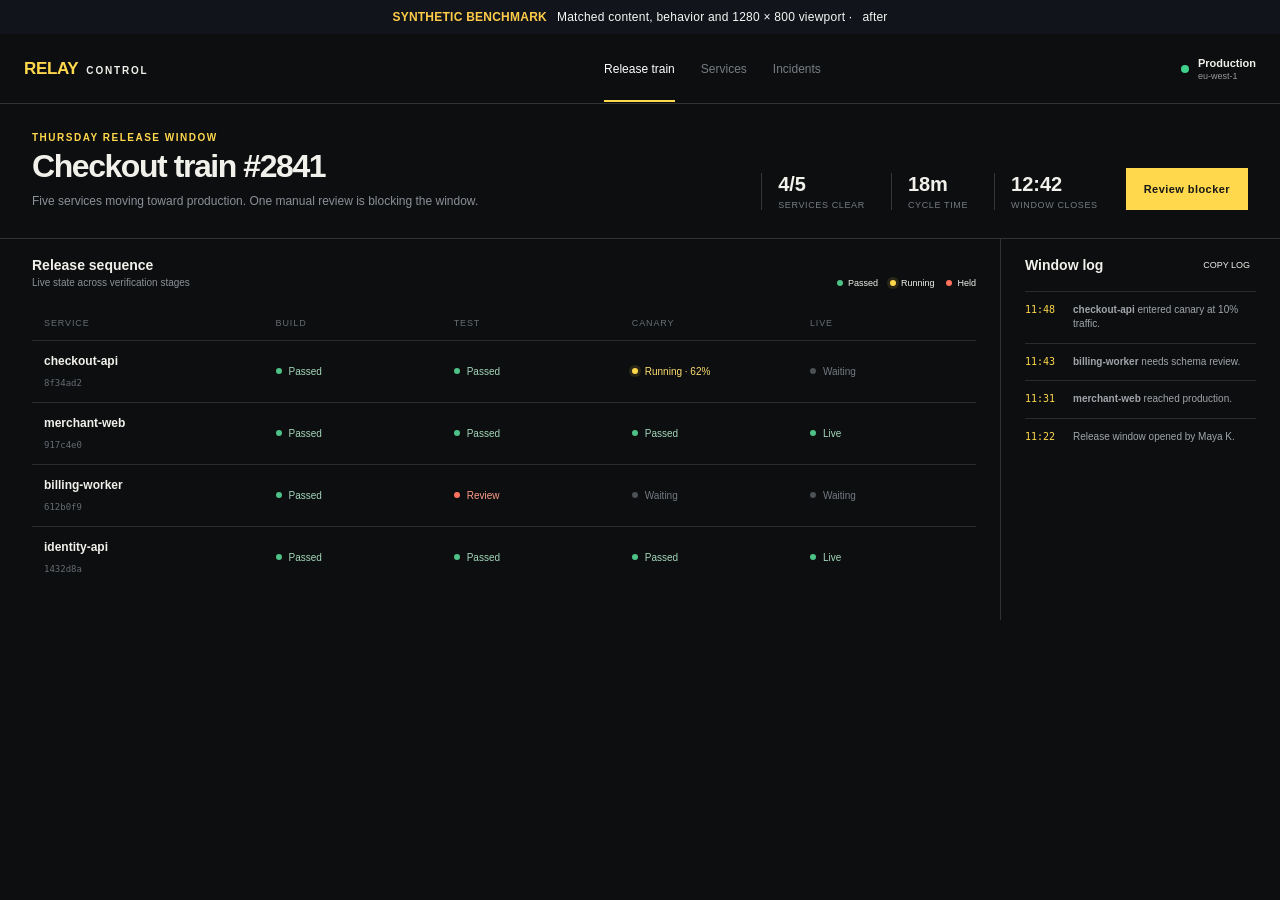
<file: examples/dashboard/index.html>
<!doctype html>
<html lang="en" data-variant="after">
<head>
  <meta charset="utf-8">
  <meta name="viewport" content="width=device-width,initial-scale=1">
  <title>Release Control — Functional → Refined benchmark</title>
  <script>document.documentElement.dataset.variant=new URLSearchParams(location.search).get('variant')==='before'?'before':'after'</script>
  <link rel="stylesheet" href="../assets/demo.css">
</head>
<body class="benchmark benchmark--ops">
  <div class="benchmark-note"><strong>Synthetic benchmark</strong> Matched content, behavior and 1280 × 800 viewport · <span data-variant-label>after</span></div>
  <div class="ops-shell">
    <header class="ops-header">
      <a class="ops-brand" href="#" aria-label="Relay home"><span class="ops-wordmark">RELAY</span><span>CONTROL</span></a>
      <nav class="ops-nav" aria-label="Primary"><a class="active" href="#">Release train</a><a href="#">Services</a><a href="#">Incidents</a></nav>
      <div class="ops-environment"><span class="signal" aria-hidden="true"></span><span><b>Production</b><small>eu-west-1</small></span></div>
    </header>
    <main class="ops-main">
      <section class="ops-summary">
        <div><span class="eyebrow">Thursday release window</span><h1>Checkout train #2841</h1><p>Five services moving toward production. One manual review is blocking the window.</p></div>
        <div class="ops-kpis" aria-label="Release summary"><div><strong>4/5</strong><span>services clear</span></div><div><strong>18m</strong><span>cycle time</span></div><div><strong>12:42</strong><span>window closes</span></div></div>
        <button class="ops-primary" data-action data-message="Deployment approval opened">Review blocker</button>
      </section>
      <section class="ops-board" aria-label="Release progress">
        <div class="ops-board-head"><div><h2>Release sequence</h2><p>Live state across verification stages</p></div><div class="ops-legend"><span><i class="stage-dot done"></i>Passed</span><span><i class="stage-dot active"></i>Running</span><span><i class="stage-dot hold"></i>Held</span></div></div>
        <div class="release-grid" role="table" aria-label="Service release stages">
          <div class="release-row release-row--head" role="row"><span>Service</span><span>Build</span><span>Test</span><span>Canary</span><span>Live</span></div>
          <div class="release-row" role="row"><span class="service"><b>checkout-api</b><small>8f34ad2</small></span><span class="stage done">Passed</span><span class="stage done">Passed</span><span class="stage active">Running · 62%</span><span class="stage idle">Waiting</span></div>
          <div class="release-row" role="row"><span class="service"><b>merchant-web</b><small>917c4e0</small></span><span class="stage done">Passed</span><span class="stage done">Passed</span><span class="stage done">Passed</span><span class="stage done">Live</span></div>
          <div class="release-row" role="row"><span class="service"><b>billing-worker</b><small>612b0f9</small></span><span class="stage done">Passed</span><span class="stage hold">Review</span><span class="stage idle">Waiting</span><span class="stage idle">Waiting</span></div>
          <div class="release-row" role="row"><span class="service"><b>identity-api</b><small>1432d8a</small></span><span class="stage done">Passed</span><span class="stage done">Passed</span><span class="stage done">Passed</span><span class="stage done">Live</span></div>
        </div>
      </section>
      <aside class="ops-feed" aria-label="Release log"><div class="ops-feed-head"><h2>Window log</h2><button data-action data-message="Log copied">Copy log</button></div><ol><li><time>11:48</time><span><b>checkout-api</b> entered canary at 10% traffic.</span></li><li><time>11:43</time><span><b>billing-worker</b> needs schema review.</span></li><li><time>11:31</time><span><b>merchant-web</b> reached production.</span></li><li><time>11:22</time><span>Release window opened by Maya K.</span></li></ol></aside>
    </main>
  </div>
  <div class="toast" role="status" aria-live="polite"></div><script src="../assets/demo.js"></script>
</body></html>
</file>
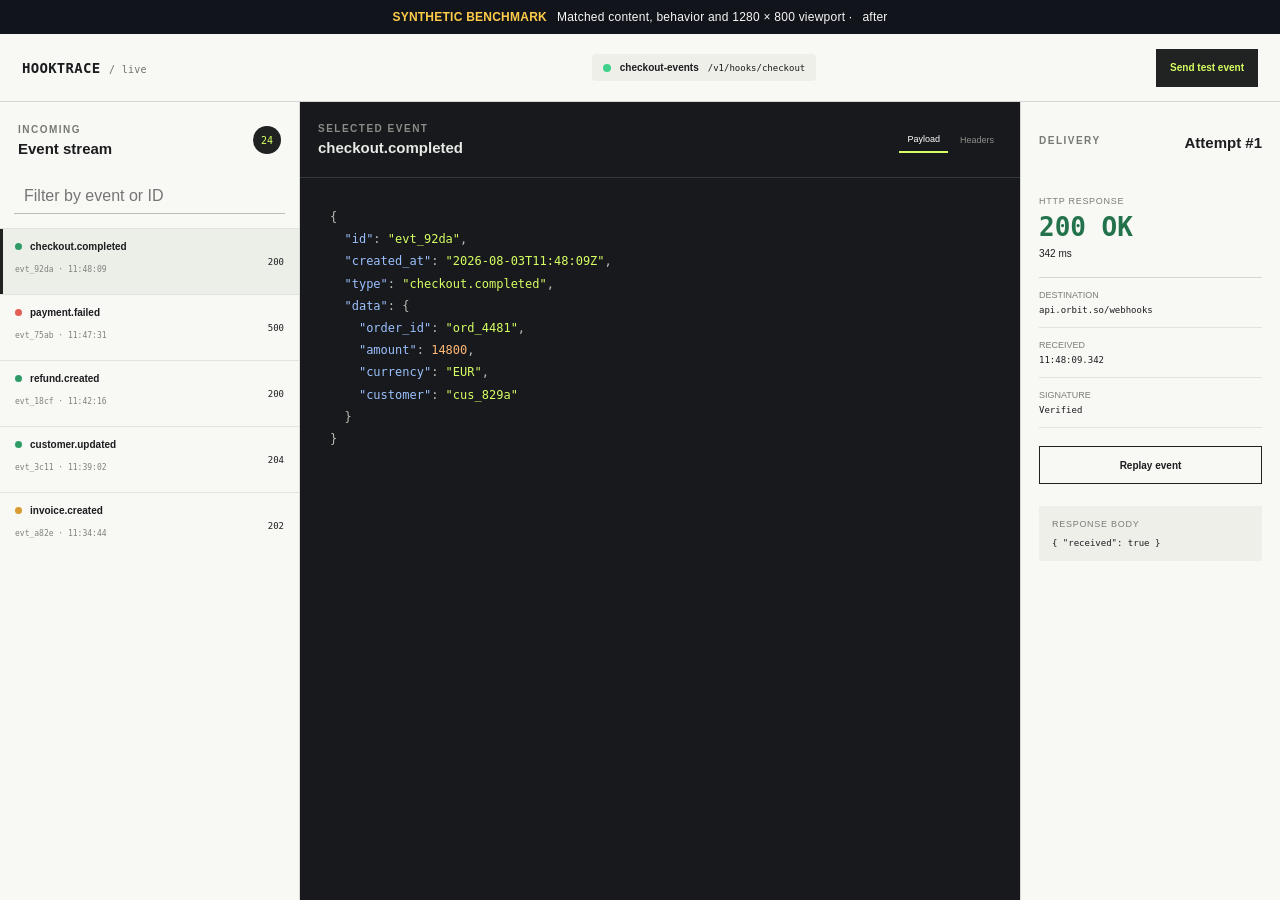
<file: examples/data-table/index.html>
<!doctype html>
<html lang="en" data-variant="after">
<head><meta charset="utf-8"><meta name="viewport" content="width=device-width,initial-scale=1"><title>Webhook Inspector — Functional → Refined benchmark</title><script>document.documentElement.dataset.variant=new URLSearchParams(location.search).get('variant')==='before'?'before':'after'</script><link rel="stylesheet" href="../assets/demo.css"></head>
<body class="benchmark benchmark--trace">
  <div class="benchmark-note"><strong>Synthetic benchmark</strong> Matched content, behavior and 1280 × 800 viewport · <span data-variant-label>after</span></div>
  <div class="trace-shell">
    <header class="trace-header"><a class="trace-brand" href="#">HOOKTRACE <span>/ live</span></a><div class="endpoint"><span class="signal"></span><b>checkout-events</b><code>/v1/hooks/checkout</code></div><button class="trace-primary" data-action data-message="Test event sent">Send test event</button></header>
    <main class="trace-workspace">
      <section class="event-stream" aria-label="Event stream"><header><div><span class="eyebrow">Incoming</span><h1>Event stream</h1></div><span class="stream-count">24</span></header><div class="trace-search"><input type="search" data-list-search placeholder="Filter by event or ID" aria-label="Filter events"></div><div class="event-list" role="list">
        <button class="event active" data-search-item data-tab><span><i class="event-status ok"></i><b>checkout.completed</b></span><small>evt_92da · 11:48:09</small><em>200</em></button>
        <button class="event" data-search-item data-tab><span><i class="event-status retry"></i><b>payment.failed</b></span><small>evt_75ab · 11:47:31</small><em>500</em></button>
        <button class="event" data-search-item data-tab><span><i class="event-status ok"></i><b>refund.created</b></span><small>evt_18cf · 11:42:16</small><em>200</em></button>
        <button class="event" data-search-item data-tab><span><i class="event-status ok"></i><b>customer.updated</b></span><small>evt_3c11 · 11:39:02</small><em>204</em></button>
        <button class="event" data-search-item data-tab><span><i class="event-status pending"></i><b>invoice.created</b></span><small>evt_a82e · 11:34:44</small><em>202</em></button>
      </div></section>
      <section class="payload-pane" aria-label="Payload"><header><div><span class="eyebrow">Selected event</span><h2>checkout.completed</h2></div><div class="payload-tabs"><button class="active" data-tab>Payload</button><button data-tab>Headers</button></div></header><pre><code><span>{</span>
  <span class="code-key">"id"</span>: <span class="code-string">"evt_92da"</span>,
  <span class="code-key">"created_at"</span>: <span class="code-string">"2026-08-03T11:48:09Z"</span>,
  <span class="code-key">"type"</span>: <span class="code-string">"checkout.completed"</span>,
  <span class="code-key">"data"</span>: <span>{</span>
    <span class="code-key">"order_id"</span>: <span class="code-string">"ord_4481"</span>,
    <span class="code-key">"amount"</span>: <span class="code-number">14800</span>,
    <span class="code-key">"currency"</span>: <span class="code-string">"EUR"</span>,
    <span class="code-key">"customer"</span>: <span class="code-string">"cus_829a"</span>
  <span>}</span>
<span>}</span></code></pre></section>
      <aside class="delivery-pane"><header><span class="eyebrow">Delivery</span><h2>Attempt #1</h2></header><div class="delivery-result"><span>HTTP response</span><strong>200 OK</strong><small>342 ms</small></div><dl><div><dt>Destination</dt><dd>api.orbit.so/webhooks</dd></div><div><dt>Received</dt><dd>11:48:09.342</dd></div><div><dt>Signature</dt><dd>Verified</dd></div></dl><button class="replay-action" data-action data-message="Event replayed">Replay event</button><div class="delivery-log"><span>Response body</span><code>{ "received": true }</code></div></aside>
    </main>
  </div>
  <div class="toast" role="status" aria-live="polite"></div><script src="../assets/demo.js"></script>
</body></html>
</file>
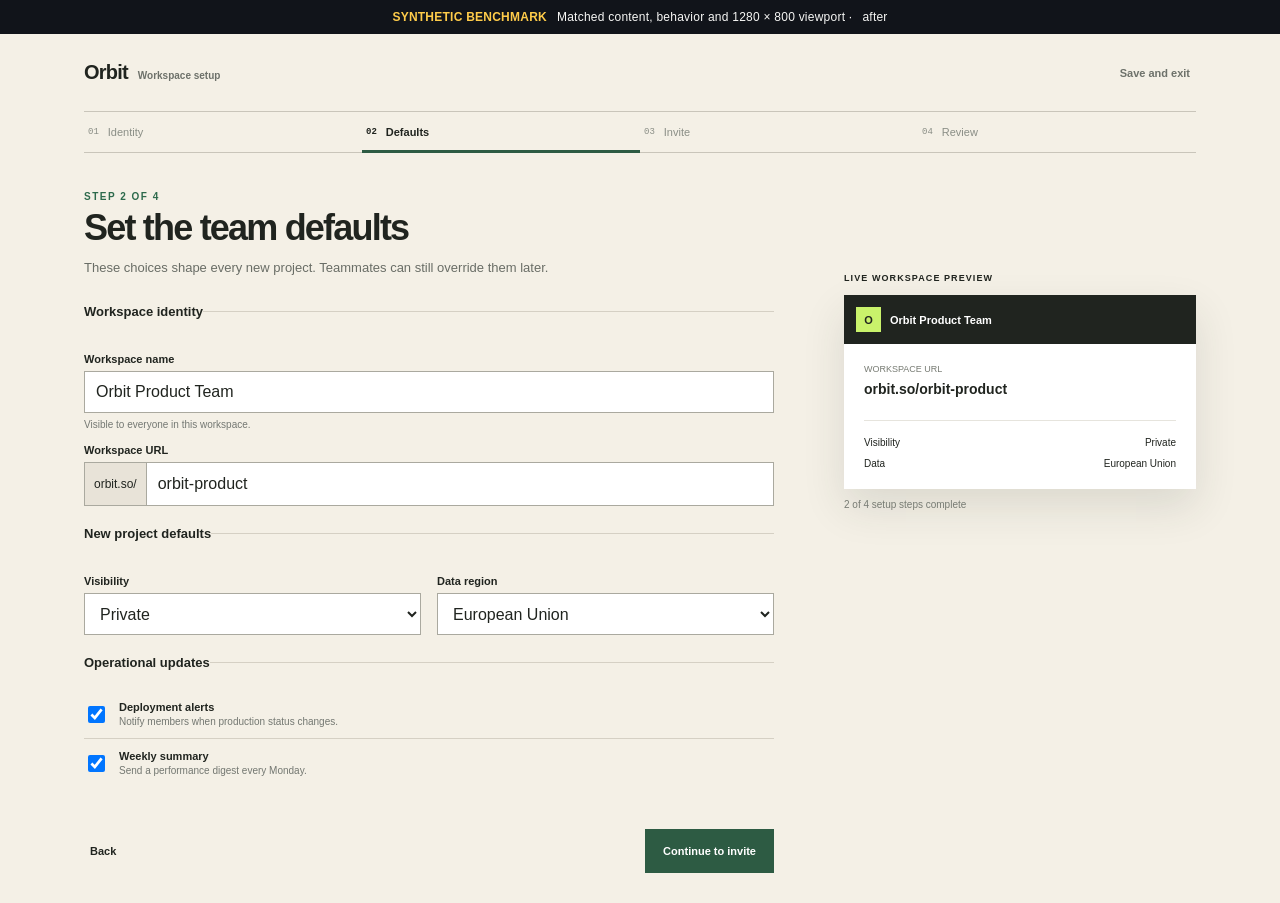
<file: examples/settings/index.html>
<!doctype html>
<html lang="en" data-variant="after">
<head><meta charset="utf-8"><meta name="viewport" content="width=device-width,initial-scale=1"><title>Workspace Setup — Functional → Refined benchmark</title><script>document.documentElement.dataset.variant=new URLSearchParams(location.search).get('variant')==='before'?'before':'after'</script><link rel="stylesheet" href="../assets/demo.css"></head>
<body class="benchmark benchmark--setup">
  <div class="benchmark-note"><strong>Synthetic benchmark</strong> Matched content, behavior and 1280 × 800 viewport · <span data-variant-label>after</span></div>
  <div class="setup-shell">
    <header class="setup-mast"><a class="setup-brand" href="#"><span>Orbit</span><small>Workspace setup</small></a><button class="quiet-action" data-action data-message="Setup saved as draft">Save and exit</button></header>
    <nav class="setup-progress" aria-label="Setup progress"><button data-tab><span>01</span>Identity</button><button class="active" data-tab><span>02</span>Defaults</button><button data-tab><span>03</span>Invite</button><button data-tab><span>04</span>Review</button></nav>
    <main class="setup-main">
      <form class="setup-form" onsubmit="return false">
        <header><span class="eyebrow">Step 2 of 4</span><h1>Set the team defaults</h1><p>These choices shape every new project. Teammates can still override them later.</p></header>
        <fieldset><legend>Workspace identity</legend><div class="field"><label for="workspace-name">Workspace name</label><input id="workspace-name" data-workspace-name value="Orbit Product Team"><span class="help">Visible to everyone in this workspace.</span></div><div class="field"><label for="workspace-url">Workspace URL</label><div class="compound"><span>orbit.so/</span><input id="workspace-url" data-workspace-slug value="orbit-product"></div></div></fieldset>
        <fieldset><legend>New project defaults</legend><div class="field-pair"><div class="field"><label for="visibility">Visibility</label><select id="visibility"><option>Private</option><option>Workspace</option></select></div><div class="field"><label for="region">Data region</label><select id="region"><option>European Union</option><option>United States</option></select></div></div></fieldset>
        <fieldset><legend>Operational updates</legend><label class="choice-row"><input type="checkbox" checked><span><b>Deployment alerts</b><small>Notify members when production status changes.</small></span></label><label class="choice-row"><input type="checkbox" checked><span><b>Weekly summary</b><small>Send a performance digest every Monday.</small></span></label></fieldset>
        <div class="setup-actions"><button class="secondary-action" data-action data-message="Returned to identity">Back</button><button class="setup-primary" data-action data-message="Defaults saved">Continue to invite</button></div>
      </form>
      <aside class="setup-preview"><span class="preview-label">Live workspace preview</span><div class="preview-window"><div class="preview-bar"><span class="preview-logo">O</span><span data-preview-name>Orbit Product Team</span></div><div class="preview-content"><span class="preview-kicker">Workspace URL</span><strong data-preview-slug>orbit.so/orbit-product</strong><dl><div><dt>Visibility</dt><dd>Private</dd></div><div><dt>Data</dt><dd>European Union</dd></div></dl></div></div><p>2 of 4 setup steps complete</p></aside>
    </main>
  </div>
  <div class="toast" role="status" aria-live="polite"></div><script src="../assets/demo.js"></script>
</body></html>
</file>
<file: examples/assets/demo.css>
:root { color-scheme: light; font-family: Inter, ui-sans-serif, -apple-system, BlinkMacSystemFont, "Segoe UI", sans-serif; }
* { box-sizing: border-box; }
html, body { min-width: 320px; min-height: 100%; margin: 0; }
body { overflow-x: hidden; }
button, input, select { color: inherit; font: inherit; }
button, a, input, select { -webkit-tap-highlight-color: transparent; }
button, a { cursor: pointer; }
a { color: inherit; text-decoration: none; }
h1, h2, p, ol, dl, dd { margin: 0; }
.benchmark-note { align-items: center; background: #11141a; color: #f7f7f5; display: flex; font-size: 12px; gap: 10px; justify-content: center; letter-spacing: .02em; min-height: 34px; padding: 7px 16px; text-align: center; }
.benchmark-note strong { color: #ffcc4a; text-transform: uppercase; }
.eyebrow { display: block; font-size: 10px; font-weight: 800; letter-spacing: .15em; text-transform: uppercase; }
.signal { background: #3fd18b; border-radius: 50%; display: inline-block; height: 8px; width: 8px; }
.toast { background: #101216; border: 1px solid rgba(255,255,255,.14); border-radius: 7px; bottom: 20px; color: #fff; font-size: 13px; left: 50%; opacity: 0; padding: 10px 14px; pointer-events: none; position: fixed; transform: translate(-50%, 12px); transition: .18s ease; z-index: 50; }
.toast.visible { opacity: 1; transform: translate(-50%, 0); }
button:focus-visible, input:focus-visible, select:focus-visible, a:focus-visible { outline: 3px solid #5b8cff; outline-offset: 2px; }

/* Release control: time-oriented operational surface with horizontal navigation. */
.benchmark--ops { background: #e6e7e8; color: #272a2e; }
.ops-shell { min-height: calc(100vh - 34px); }
.ops-header { align-items: center; display: grid; grid-template-columns: 220px 1fr auto; min-height: 70px; padding: 0 24px; }
.ops-brand { align-items: baseline; display: flex; font-size: 10px; font-weight: 800; gap: 8px; letter-spacing: .18em; }
.ops-wordmark { font-size: 17px; letter-spacing: -.02em; }
.ops-nav { display: flex; gap: 26px; justify-content: center; }
.ops-nav a { font-size: 12px; }
.ops-environment { align-items: center; display: flex; gap: 9px; }
.ops-environment span:last-child { display: grid; gap: 2px; }
.ops-environment b { font-size: 11px; }
.ops-environment small { font-size: 9px; opacity: .62; }
.ops-main { display: grid; grid-template-columns: minmax(0, 1fr) 280px; grid-template-rows: auto 1fr; }
.ops-summary { align-items: end; display: grid; grid-column: 1 / -1; grid-template-columns: minmax(300px, 1fr) auto auto; gap: 28px; padding: 28px 32px; }
.ops-summary h1 { font-size: 32px; letter-spacing: -.045em; line-height: 1.05; margin: 7px 0 8px; }
.ops-summary p { font-size: 12px; line-height: 1.5; max-width: 540px; }
.ops-kpis { display: flex; gap: 26px; }
.ops-kpis div { display: grid; gap: 4px; }
.ops-kpis strong { font-size: 20px; font-variant-numeric: tabular-nums; }
.ops-kpis span { font-size: 9px; letter-spacing: .07em; text-transform: uppercase; }
.ops-primary { border: 0; min-height: 42px; padding: 0 18px; }
.ops-board { min-width: 0; overflow-x: auto; padding: 0 0 32px 32px; }
.ops-board-head { align-items: end; display: flex; justify-content: space-between; padding: 18px 0; }
.ops-board-head h2, .ops-feed h2 { font-size: 14px; }
.ops-board-head p { font-size: 10px; margin-top: 4px; }
.ops-legend { display: flex; font-size: 9px; gap: 12px; }
.ops-legend span { align-items: center; display: flex; gap: 5px; }
.stage-dot { border-radius: 50%; display: inline-block; height: 6px; width: 6px; }
.release-grid { min-width: 700px; }
.release-row { display: grid; grid-template-columns: 1.3fr repeat(4, minmax(96px, 1fr)); min-height: 62px; }
.release-row > span { align-items: center; display: flex; min-width: 0; padding: 10px 12px; }
.release-row--head { font-size: 9px; letter-spacing: .1em; min-height: 34px; text-transform: uppercase; }
.service { display: grid !important; gap: 3px; }
.service b { font-size: 12px; }
.service small { font-family: ui-monospace, SFMono-Regular, Menlo, monospace; font-size: 9px; }
.stage { font-size: 10px; }
.ops-feed { min-width: 0; padding: 0 24px 32px; }
.ops-feed-head { align-items: center; display: flex; justify-content: space-between; padding: 18px 0; }
.ops-feed-head button { background: transparent; border: 0; font-size: 9px; text-transform: uppercase; }
.ops-feed ol { list-style: none; padding: 0; }
.ops-feed li { display: grid; font-size: 10px; gap: 10px; grid-template-columns: 38px 1fr; line-height: 1.45; padding: 11px 0; }
.ops-feed time { font-family: ui-monospace, SFMono-Regular, Menlo, monospace; }

html[data-variant="before"] .benchmark--ops .ops-header { background: #164a7e; color: white; }
html[data-variant="before"] .benchmark--ops .ops-nav a { border-bottom: 3px solid transparent; padding: 26px 2px 22px; }
html[data-variant="before"] .benchmark--ops .ops-nav .active { border-color: #fff; }
html[data-variant="before"] .benchmark--ops .ops-main { background: #ededed; }
html[data-variant="before"] .benchmark--ops .ops-summary { border-bottom: 1px solid #aaa; }
html[data-variant="before"] .benchmark--ops .eyebrow { color: #666; }
html[data-variant="before"] .benchmark--ops .ops-summary p, html[data-variant="before"] .benchmark--ops .ops-board-head p { color: #666; }
html[data-variant="before"] .benchmark--ops .ops-kpis div { border-left: 1px solid #aaa; padding-left: 12px; }
html[data-variant="before"] .benchmark--ops .ops-primary { background: #3478b9; border: 1px solid #1c568c; color: white; }
html[data-variant="before"] .benchmark--ops .ops-board { padding-right: 16px; }
html[data-variant="before"] .benchmark--ops .ops-board-head { padding-left: 12px; }
html[data-variant="before"] .benchmark--ops .release-grid { background: #fff; border: 1px solid #aaa; }
html[data-variant="before"] .benchmark--ops .release-row > span { border-right: 1px solid #bbb; border-top: 1px solid #bbb; }
html[data-variant="before"] .benchmark--ops .release-row--head > span { background: #d4d6d8; border-top: 0; font-weight: 700; }
html[data-variant="before"] .benchmark--ops .stage { color: #555; }
html[data-variant="before"] .benchmark--ops .ops-feed { border-left: 1px solid #aaa; }
html[data-variant="before"] .benchmark--ops .ops-feed li { border-top: 1px solid #bbb; }

html[data-variant="after"] .benchmark--ops { background: #0c0e10; color: #f1f0ea; }
html[data-variant="after"] .benchmark--ops .ops-header { border-bottom: 1px solid #303236; }
html[data-variant="after"] .benchmark--ops .ops-wordmark { color: #ffd84c; }
html[data-variant="after"] .benchmark--ops .ops-nav a { color: #777c82; padding: 27px 0 24px; }
html[data-variant="after"] .benchmark--ops .ops-nav .active { border-bottom: 2px solid #ffd84c; color: #fff; }
html[data-variant="after"] .benchmark--ops .eyebrow { color: #ffd84c; }
html[data-variant="after"] .benchmark--ops .ops-summary { border-bottom: 1px solid #303236; }
html[data-variant="after"] .benchmark--ops .ops-summary p, html[data-variant="after"] .benchmark--ops .ops-board-head p { color: #8c9197; }
html[data-variant="after"] .benchmark--ops .ops-kpis div { border-left: 1px solid #34363a; padding-left: 16px; }
html[data-variant="after"] .benchmark--ops .ops-kpis span { color: #777c82; }
html[data-variant="after"] .benchmark--ops .ops-primary { background: #ffd84c; color: #171717; font-size: 11px; font-weight: 800; letter-spacing: .04em; }
html[data-variant="after"] .benchmark--ops .ops-board { overflow-x: auto; padding-right: 24px; }
html[data-variant="after"] .benchmark--ops .release-row { border-top: 1px solid #292b2e; }
html[data-variant="after"] .benchmark--ops .release-row--head { border-top: 0; color: #686d73; }
html[data-variant="after"] .benchmark--ops .release-row:not(.release-row--head):hover { background: #141619; }
html[data-variant="after"] .benchmark--ops .service small { color: #666c72; }
html[data-variant="after"] .benchmark--ops .stage { color: #747a80; }
html[data-variant="after"] .benchmark--ops .stage::before { background: #4c5156; border-radius: 50%; content: ""; height: 6px; margin-right: 7px; width: 6px; }
html[data-variant="after"] .benchmark--ops .stage.done { color: #a4d8ba; }
html[data-variant="after"] .benchmark--ops .stage.done::before, html[data-variant="after"] .benchmark--ops .stage-dot.done { background: #4cc286; }
html[data-variant="after"] .benchmark--ops .stage.active { color: #ffdf70; }
html[data-variant="after"] .benchmark--ops .stage.active::before, html[data-variant="after"] .benchmark--ops .stage-dot.active { background: #ffd84c; box-shadow: 0 0 0 3px rgba(255,216,76,.12); }
html[data-variant="after"] .benchmark--ops .stage.hold { color: #ff9d88; }
html[data-variant="after"] .benchmark--ops .stage.hold::before, html[data-variant="after"] .benchmark--ops .stage-dot.hold { background: #ff725e; }
html[data-variant="after"] .benchmark--ops .ops-feed { border-left: 1px solid #303236; }
html[data-variant="after"] .benchmark--ops .ops-feed li { border-top: 1px solid #292b2e; color: #a1a5aa; }
html[data-variant="after"] .benchmark--ops .ops-feed time { color: #ffd84c; }

/* Workspace setup: sequential configuration with a live output preview. */
.benchmark--setup { background: #ededeb; color: #242823; }
.setup-shell { margin: 0 auto; max-width: 1180px; min-height: calc(100vh - 34px); padding: 0 34px 30px; }
.setup-mast { align-items: center; display: flex; justify-content: space-between; min-height: 78px; }
.setup-brand { align-items: baseline; display: flex; font-weight: 800; gap: 10px; }
.setup-brand span { font-size: 20px; letter-spacing: -.04em; }
.setup-brand small { font-size: 10px; font-weight: 600; }
.quiet-action, .secondary-action { background: transparent; border: 0; }
.setup-progress { display: grid; grid-template-columns: repeat(4, 1fr); }
.setup-progress button { align-items: center; background: transparent; border: 0; display: flex; font-size: 11px; gap: 9px; padding: 14px 4px; text-align: left; }
.setup-progress span { font-family: ui-monospace, SFMono-Regular, Menlo, monospace; font-size: 9px; }
.setup-main { display: grid; grid-template-columns: minmax(0, 690px) minmax(260px, 1fr); gap: 70px; padding-top: 38px; }
.setup-form header { margin-bottom: 26px; }
.setup-form h1 { font-size: 36px; letter-spacing: -.05em; line-height: 1.08; margin: 7px 0 10px; }
.setup-form header p { font-size: 13px; line-height: 1.55; max-width: 560px; }
.setup-form fieldset { border: 0; margin: 0; padding: 20px 0; }
.setup-form legend { font-size: 13px; font-weight: 800; padding: 0; }
.field { display: grid; gap: 6px; margin-top: 14px; }
.field label { font-size: 11px; font-weight: 700; }
.field input, .field select { background: #fff; border: 1px solid #b9bcb7; min-height: 42px; padding: 9px 11px; width: 100%; }
.field-pair { display: grid; gap: 16px; grid-template-columns: 1fr 1fr; }
.help { color: #747873; font-size: 10px; }
.compound { align-items: center; display: flex; }
.compound span { font-size: 12px; padding: 0 9px; }
.compound input { min-width: 0; }
.choice-row { align-items: center; display: flex; gap: 11px; padding: 11px 0; }
.choice-row input { height: 17px; width: 17px; }
.choice-row span { display: grid; gap: 3px; }
.choice-row b { font-size: 11px; }
.choice-row small { color: #737771; font-size: 10px; }
.setup-actions { align-items: center; display: flex; justify-content: space-between; padding-top: 22px; }
.setup-primary { border: 0; min-height: 44px; padding: 0 18px; }
.setup-preview { align-self: start; padding-top: 82px; }
.preview-label { display: block; font-size: 9px; font-weight: 800; letter-spacing: .12em; margin-bottom: 12px; text-transform: uppercase; }
.preview-window { background: #fff; }
.preview-bar { align-items: center; display: flex; font-size: 11px; font-weight: 700; gap: 9px; padding: 12px; }
.preview-logo { align-items: center; display: inline-flex; height: 25px; justify-content: center; width: 25px; }
.preview-content { padding: 20px; }
.preview-kicker { display: block; font-size: 9px; margin-bottom: 6px; text-transform: uppercase; }
.preview-content strong { font-size: 14px; }
.preview-content dl { display: grid; gap: 10px; margin-top: 22px; }
.preview-content dl div { align-items: center; display: flex; justify-content: space-between; }
.preview-content dt, .preview-content dd { font-size: 10px; }
.setup-preview > p { font-size: 10px; margin-top: 10px; }

html[data-variant="before"] .benchmark--setup .setup-shell { background: #f4f4f4; border-left: 1px solid #bbb; border-right: 1px solid #bbb; }
html[data-variant="before"] .benchmark--setup .setup-mast { border-bottom: 1px solid #aaa; }
html[data-variant="before"] .benchmark--setup .quiet-action, html[data-variant="before"] .benchmark--setup .secondary-action { color: #315d8a; text-decoration: underline; }
html[data-variant="before"] .benchmark--setup .setup-progress { border: 1px solid #bbb; }
html[data-variant="before"] .benchmark--setup .setup-progress button { border-right: 1px solid #bbb; }
html[data-variant="before"] .benchmark--setup .setup-progress .active { background: #dfe9f3; }
html[data-variant="before"] .benchmark--setup .eyebrow { color: #666; }
html[data-variant="before"] .benchmark--setup .setup-form fieldset { border-top: 1px solid #bbb; }
html[data-variant="before"] .benchmark--setup .field input, html[data-variant="before"] .benchmark--setup .field select { border-radius: 2px; }
html[data-variant="before"] .benchmark--setup .choice-row { border: 1px solid #bbb; margin-top: 8px; padding: 9px; }
html[data-variant="before"] .benchmark--setup .setup-primary { background: #386fa5; color: #fff; }
html[data-variant="before"] .benchmark--setup .preview-window { border: 1px solid #aaa; }
html[data-variant="before"] .benchmark--setup .preview-bar { background: #d7d7d7; border-bottom: 1px solid #aaa; }
html[data-variant="before"] .benchmark--setup .preview-logo { background: #386fa5; color: #fff; }

html[data-variant="after"] .benchmark--setup { background: #f4f0e6; color: #20241f; }
html[data-variant="after"] .benchmark--setup .setup-mast { border-bottom: 1px solid #c9c5ba; }
html[data-variant="after"] .benchmark--setup .setup-brand small, html[data-variant="after"] .benchmark--setup .quiet-action { color: #6d716a; }
html[data-variant="after"] .benchmark--setup .quiet-action, html[data-variant="after"] .benchmark--setup .secondary-action { font-size: 11px; font-weight: 700; }
html[data-variant="after"] .benchmark--setup .setup-progress { border-bottom: 1px solid #c9c5ba; }
html[data-variant="after"] .benchmark--setup .setup-progress button { color: #8a8e86; position: relative; }
html[data-variant="after"] .benchmark--setup .setup-progress .active { color: #20241f; font-weight: 800; }
html[data-variant="after"] .benchmark--setup .setup-progress .active::after { background: #2d5b43; bottom: -1px; content: ""; height: 3px; left: 0; position: absolute; right: 0; }
html[data-variant="after"] .benchmark--setup .eyebrow { color: #2d6a4c; }
html[data-variant="after"] .benchmark--setup .setup-form header p { color: #696d66; }
html[data-variant="after"] .benchmark--setup .setup-form fieldset { border-top: 1px solid #d5d0c4; }
html[data-variant="after"] .benchmark--setup .field input, html[data-variant="after"] .benchmark--setup .field select { border-color: #aaa99f; border-radius: 0; }
html[data-variant="after"] .benchmark--setup .compound { background: #e8e3d8; border: 1px solid #aaa99f; }
html[data-variant="after"] .benchmark--setup .compound input { border: 0; border-left: 1px solid #aaa99f; }
html[data-variant="after"] .benchmark--setup .choice-row + .choice-row { border-top: 1px solid #d5d0c4; }
html[data-variant="after"] .benchmark--setup .setup-primary { background: #2d5b43; color: #fff; font-size: 11px; font-weight: 800; }
html[data-variant="after"] .benchmark--setup .preview-window { box-shadow: 0 18px 40px rgba(44,49,39,.12); }
html[data-variant="after"] .benchmark--setup .preview-bar { background: #20241f; color: #fff; }
html[data-variant="after"] .benchmark--setup .preview-logo { background: #c9f26b; color: #20241f; }
html[data-variant="after"] .benchmark--setup .preview-kicker, html[data-variant="after"] .benchmark--setup .setup-preview > p { color: #777b73; }
html[data-variant="after"] .benchmark--setup .preview-content dl { border-top: 1px solid #e6e4dd; padding-top: 16px; }

/* Webhook inspector: three-pane developer tool centered on event payloads. */
.benchmark--trace { background: #dcdfe3; color: #23262b; }
.trace-shell { min-height: calc(100vh - 34px); }
.trace-header { align-items: center; display: grid; grid-template-columns: 230px 1fr auto; min-height: 68px; padding: 0 22px; }
.trace-brand { font-family: ui-monospace, SFMono-Regular, Menlo, monospace; font-size: 14px; font-weight: 900; letter-spacing: .02em; }
.trace-brand span { font-size: 10px; font-weight: 500; }
.endpoint { align-items: center; display: flex; font-size: 10px; gap: 9px; justify-self: center; }
.endpoint code { font-size: 9px; }
.trace-primary { border: 0; min-height: 38px; padding: 0 14px; }
.trace-workspace { display: grid; grid-template-columns: 300px minmax(420px, 1fr) 260px; height: calc(100vh - 102px); min-height: 600px; }
.event-stream, .payload-pane, .delivery-pane { min-width: 0; }
.event-stream > header, .payload-pane > header, .delivery-pane > header { align-items: center; display: flex; justify-content: space-between; min-height: 76px; padding: 15px 18px; }
.event-stream h1, .payload-pane h2, .delivery-pane h2 { font-size: 15px; margin-top: 5px; }
.stream-count { align-items: center; display: inline-flex; font-family: ui-monospace, SFMono-Regular, Menlo, monospace; font-size: 10px; height: 28px; justify-content: center; width: 28px; }
.trace-search { padding: 0 14px 14px; }
.trace-search input { min-height: 36px; padding: 8px 10px; width: 100%; }
.event-list { display: grid; }
.event { background: transparent; border: 0; display: grid; gap: 5px; grid-template-columns: 1fr auto; min-height: 66px; padding: 12px 15px; text-align: left; }
.event span { align-items: center; display: flex; gap: 8px; }
.event b { font-size: 10px; }
.event small { font-family: ui-monospace, SFMono-Regular, Menlo, monospace; font-size: 8px; }
.event em { font-family: ui-monospace, SFMono-Regular, Menlo, monospace; font-size: 9px; font-style: normal; grid-column: 2; grid-row: 1 / span 2; place-self: center end; }
.event-status { border-radius: 50%; display: inline-block; height: 7px; width: 7px; }
.payload-tabs { display: flex; gap: 4px; }
.payload-tabs button { background: transparent; border: 0; font-size: 9px; padding: 7px 8px; }
.payload-pane pre { font-family: ui-monospace, SFMono-Regular, Menlo, monospace; font-size: 12px; line-height: 1.85; margin: 0; overflow: auto; padding: 28px 30px; white-space: pre-wrap; }
.delivery-pane { padding: 0 18px; }
.delivery-pane > header { padding-left: 0; padding-right: 0; }
.delivery-result { display: grid; gap: 6px; padding: 18px 0; }
.delivery-result span, .delivery-log span { font-size: 9px; letter-spacing: .08em; text-transform: uppercase; }
.delivery-result strong { font-family: ui-monospace, SFMono-Regular, Menlo, monospace; font-size: 26px; }
.delivery-result small { font-size: 10px; }
.delivery-pane dl { display: grid; gap: 0; }
.delivery-pane dl div { display: grid; gap: 5px; padding: 12px 0; }
.delivery-pane dt { font-size: 9px; text-transform: uppercase; }
.delivery-pane dd { font-family: ui-monospace, SFMono-Regular, Menlo, monospace; font-size: 9px; overflow-wrap: anywhere; }
.replay-action { background: transparent; min-height: 38px; width: 100%; }
.delivery-log { display: grid; gap: 9px; margin-top: 22px; }
.delivery-log code { font-size: 9px; overflow-wrap: anywhere; }

html[data-variant="before"] .benchmark--trace .trace-header { background: #f4f4f4; border-bottom: 1px solid #999; }
html[data-variant="before"] .benchmark--trace .trace-primary { background: #4c6fa8; border: 1px solid #385783; color: #fff; }
html[data-variant="before"] .benchmark--trace .trace-workspace { background: #f4f4f4; }
html[data-variant="before"] .benchmark--trace .event-stream, html[data-variant="before"] .benchmark--trace .payload-pane { border-right: 1px solid #999; }
html[data-variant="before"] .benchmark--trace .event-stream > header, html[data-variant="before"] .benchmark--trace .payload-pane > header, html[data-variant="before"] .benchmark--trace .delivery-pane > header { background: #ddd; border-bottom: 1px solid #999; }
html[data-variant="before"] .benchmark--trace .eyebrow { color: #666; }
html[data-variant="before"] .benchmark--trace .trace-search input { border: 1px solid #999; }
html[data-variant="before"] .benchmark--trace .event { border-top: 1px solid #aaa; }
html[data-variant="before"] .benchmark--trace .event.active { background: #cfdcf0; }
html[data-variant="before"] .benchmark--trace .event-status.ok { background: #47835f; }
html[data-variant="before"] .benchmark--trace .event-status.retry { background: #aa4d4d; }
html[data-variant="before"] .benchmark--trace .event-status.pending { background: #a47c37; }
html[data-variant="before"] .benchmark--trace .payload-tabs button { border: 1px solid #999; }
html[data-variant="before"] .benchmark--trace .payload-pane pre { background: #fff; }
html[data-variant="before"] .benchmark--trace .delivery-result, html[data-variant="before"] .benchmark--trace .delivery-pane dl div { border-bottom: 1px solid #aaa; }
html[data-variant="before"] .benchmark--trace .replay-action { border: 1px solid #777; }

html[data-variant="after"] .benchmark--trace { background: #f8f8f5; color: #1b1d1f; }
html[data-variant="after"] .benchmark--trace .trace-header { border-bottom: 1px solid #d7d8d3; }
html[data-variant="after"] .benchmark--trace .trace-brand span { color: #6d716c; }
html[data-variant="after"] .benchmark--trace .endpoint { background: #efefe9; border-radius: 4px; padding: 8px 11px; }
html[data-variant="after"] .benchmark--trace .trace-primary { background: #202321; color: #d6ff63; font-size: 10px; font-weight: 800; }
html[data-variant="after"] .benchmark--trace .event-stream { border-right: 1px solid #d7d8d3; }
html[data-variant="after"] .benchmark--trace .payload-pane { background: #17191c; color: #e7e9e5; }
html[data-variant="after"] .benchmark--trace .delivery-pane { border-left: 1px solid #d7d8d3; }
html[data-variant="after"] .benchmark--trace .eyebrow { color: #757a74; }
html[data-variant="after"] .benchmark--trace .payload-pane .eyebrow { color: #888e87; }
html[data-variant="after"] .benchmark--trace .stream-count { background: #1f2220; border-radius: 50%; color: #d6ff63; }
html[data-variant="after"] .benchmark--trace .trace-search input { background: transparent; border: 0; border-bottom: 1px solid #bbbdb8; }
html[data-variant="after"] .benchmark--trace .event { border-top: 1px solid #e2e3de; }
html[data-variant="after"] .benchmark--trace .event.active { background: #eceee8; box-shadow: inset 3px 0 #1f2220; }
html[data-variant="after"] .benchmark--trace .event small { color: #7e837c; }
html[data-variant="after"] .benchmark--trace .event-status.ok { background: #2f9c67; }
html[data-variant="after"] .benchmark--trace .event-status.retry { background: #e35e54; }
html[data-variant="after"] .benchmark--trace .event-status.pending { background: #d99b31; }
html[data-variant="after"] .benchmark--trace .payload-pane > header { border-bottom: 1px solid #33363a; }
html[data-variant="after"] .benchmark--trace .payload-tabs button { color: #8c918a; }
html[data-variant="after"] .benchmark--trace .payload-tabs .active { border-bottom: 2px solid #d6ff63; color: #fff; }
html[data-variant="after"] .benchmark--trace .payload-pane pre { color: #b9beb7; }
html[data-variant="after"] .benchmark--trace .code-key { color: #9bc1ff; }
html[data-variant="after"] .benchmark--trace .code-string { color: #d6ff63; }
html[data-variant="after"] .benchmark--trace .code-number { color: #ffb776; }
html[data-variant="after"] .benchmark--trace .delivery-result { border-bottom: 1px solid #d7d8d3; }
html[data-variant="after"] .benchmark--trace .delivery-result strong { color: #23724b; }
html[data-variant="after"] .benchmark--trace .delivery-result span, html[data-variant="after"] .benchmark--trace .delivery-pane dt, html[data-variant="after"] .benchmark--trace .delivery-log span { color: #797e77; }
html[data-variant="after"] .benchmark--trace .delivery-pane dl div { border-bottom: 1px solid #e2e3de; }
html[data-variant="after"] .benchmark--trace .replay-action { border: 1px solid #1f2220; font-size: 10px; font-weight: 800; margin-top: 18px; }
html[data-variant="after"] .benchmark--trace .delivery-log { background: #efefe9; padding: 13px; }

@media (max-width: 760px) {
  .benchmark-note { align-items: flex-start; flex-direction: column; gap: 2px; }
  .ops-header { grid-template-columns: 1fr auto; padding: 0 14px; }
  .ops-nav { display: none; }
  .ops-main { display: block; }
  .ops-summary { align-items: start; display: grid; grid-template-columns: 1fr; padding: 22px 14px; }
  .ops-kpis { gap: 16px; overflow-x: auto; }
  .ops-board { padding-left: 14px !important; }
  .ops-feed { border-left: 0 !important; padding: 0 14px 28px; }
  .setup-shell { padding: 0 16px 24px; }
  .setup-progress button { justify-content: center; }
  .setup-progress button:not(.active) { font-size: 0; }
  .setup-progress button span { font-size: 9px; }
  .setup-main { grid-template-columns: 1fr; padding-top: 26px; }
  .setup-form h1 { font-size: 30px; }
  .field-pair { grid-template-columns: 1fr; }
  .setup-preview { padding-top: 0; }
  .trace-header { grid-template-columns: 1fr auto; padding: 0 12px; }
  .endpoint { display: none; }
  .trace-workspace { display: block; height: auto; min-height: 0; }
  .event-stream { border-right: 0 !important; max-height: 360px; overflow: auto; }
  .payload-pane { min-height: 430px; }
  .delivery-pane { border-left: 0 !important; padding-bottom: 28px; }
}
</file>
